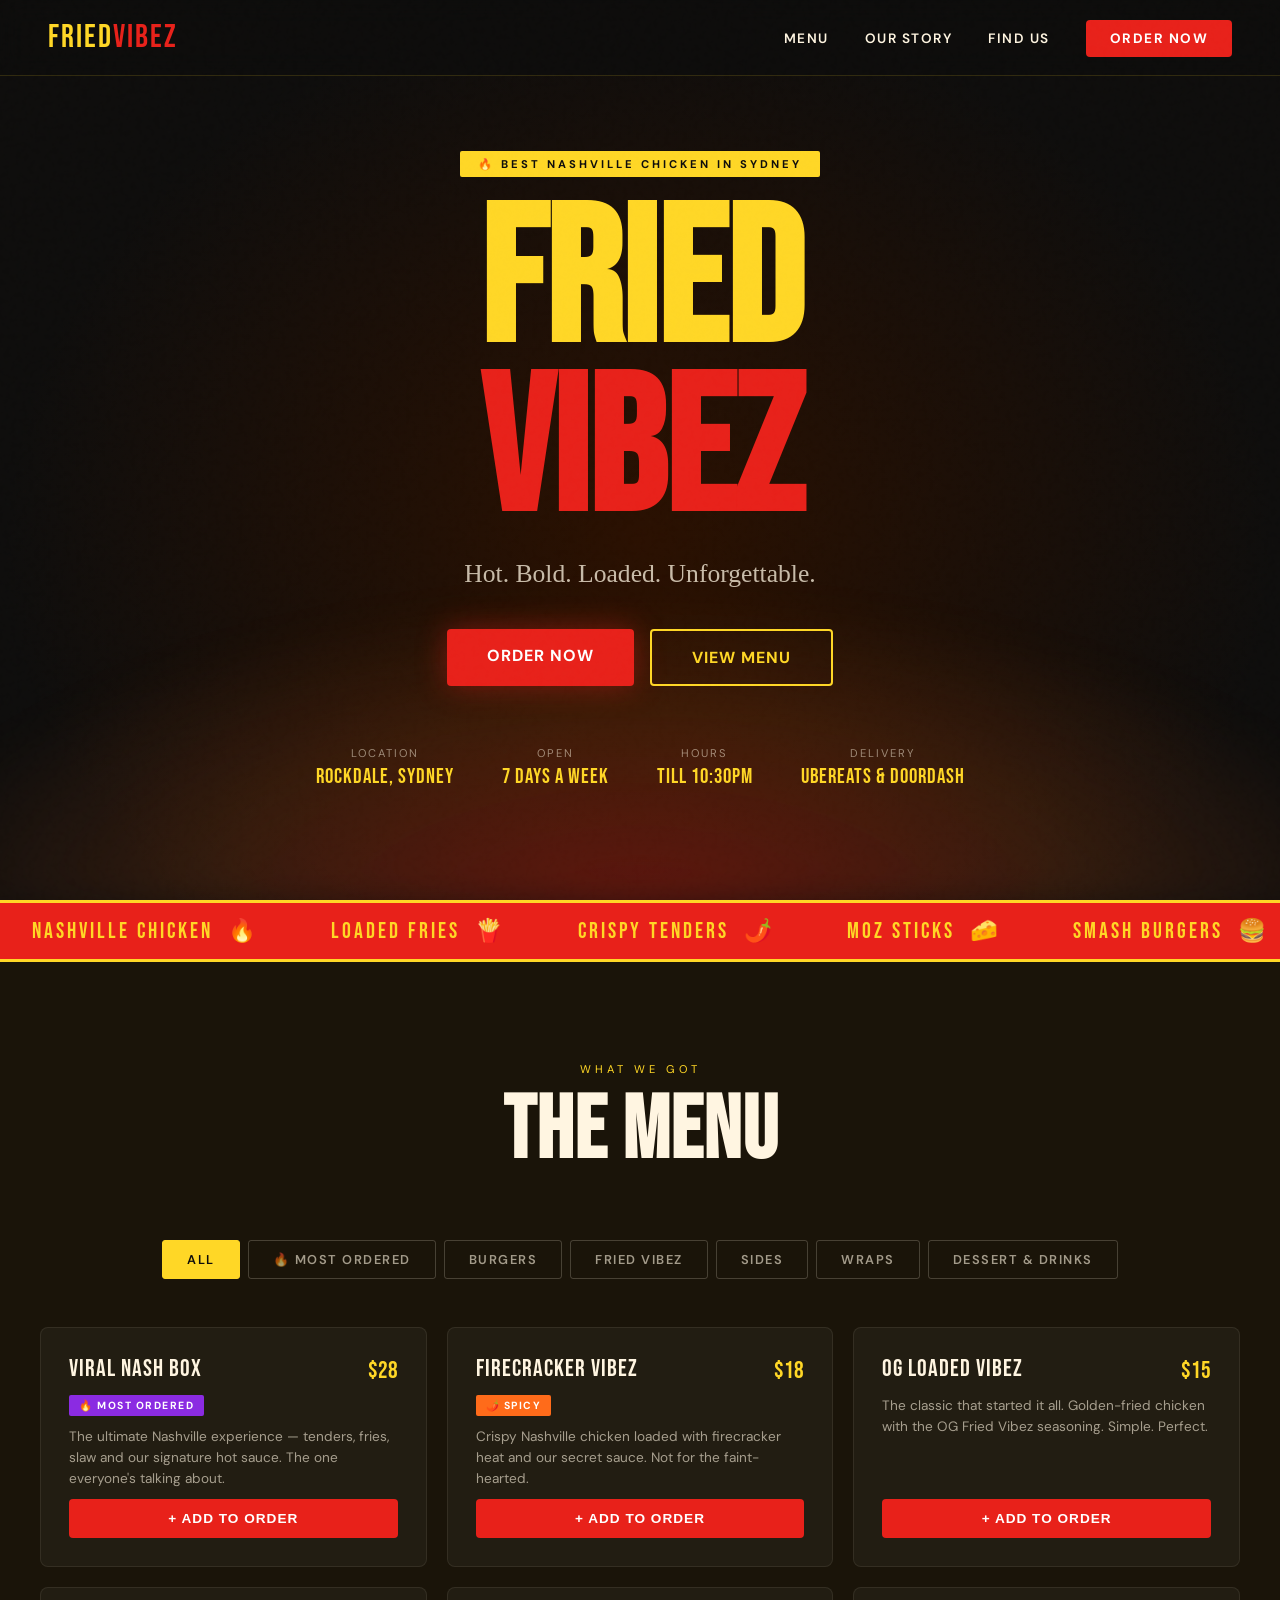
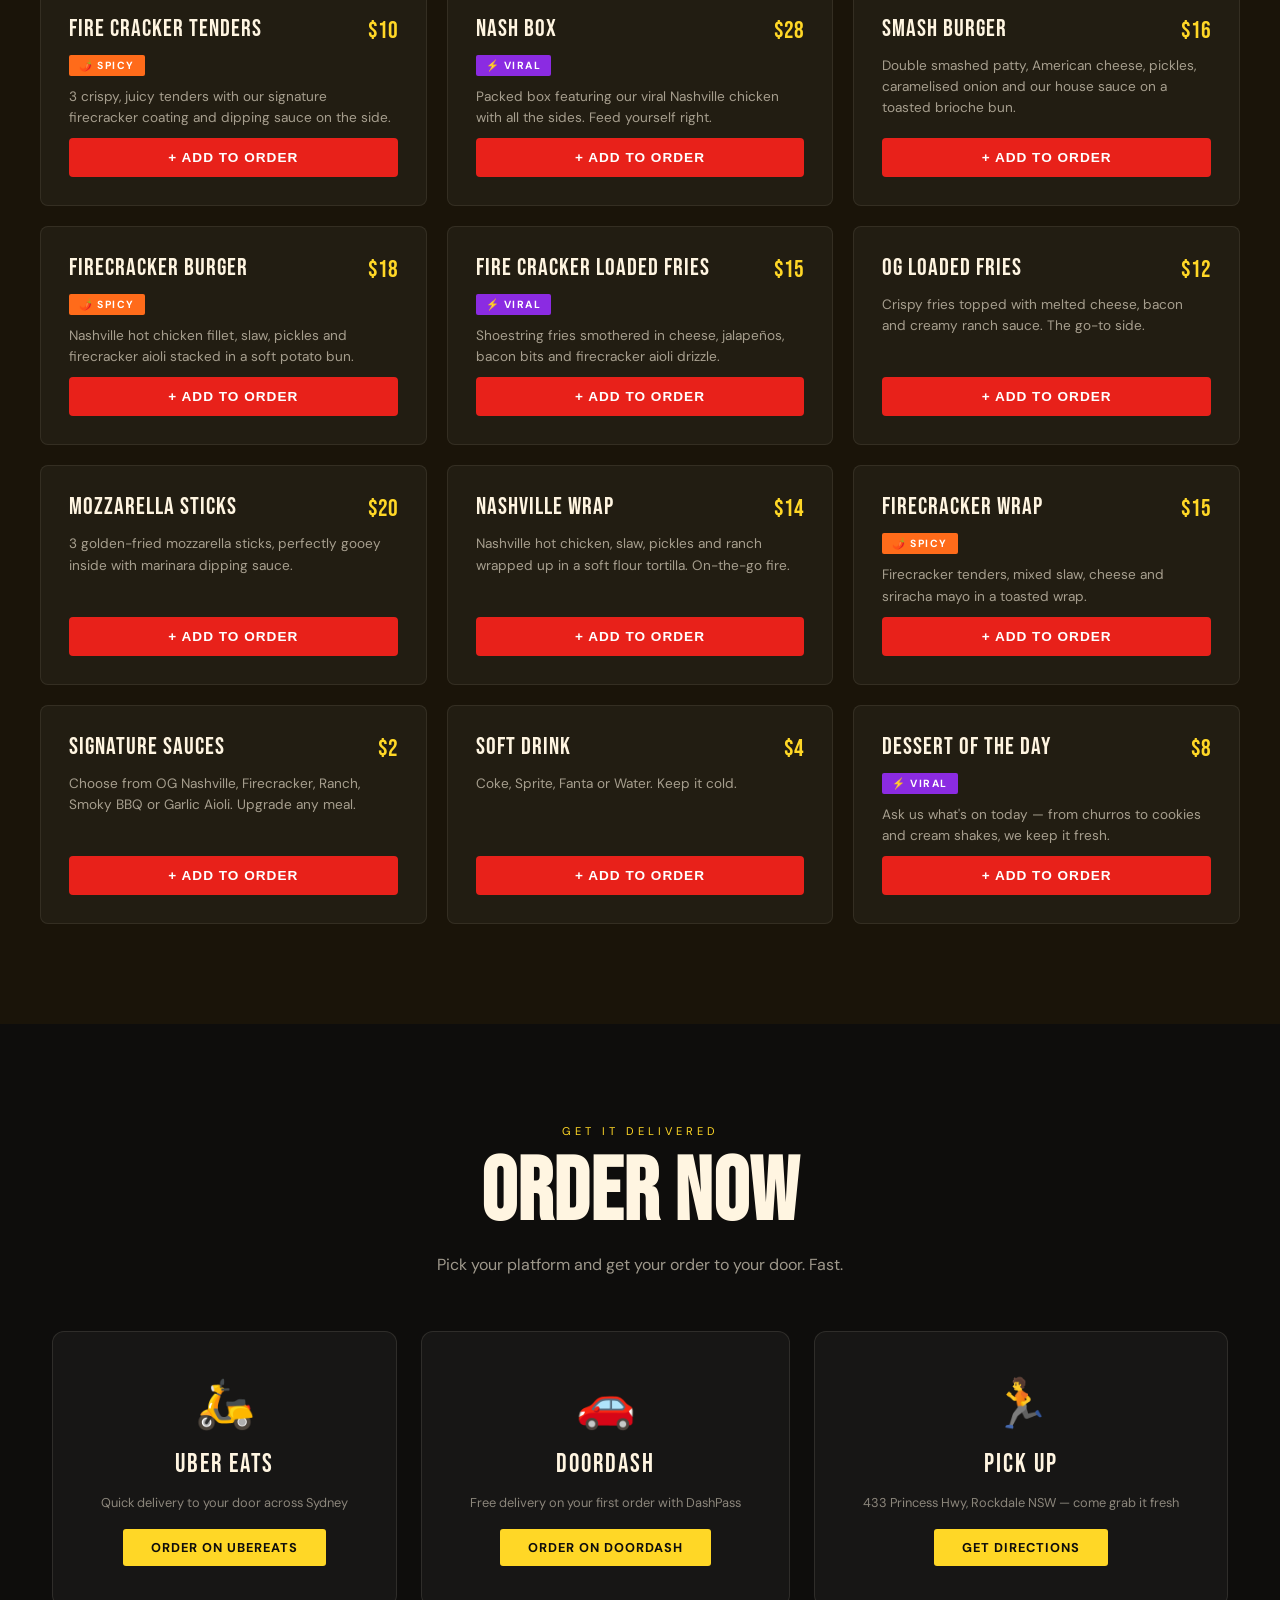
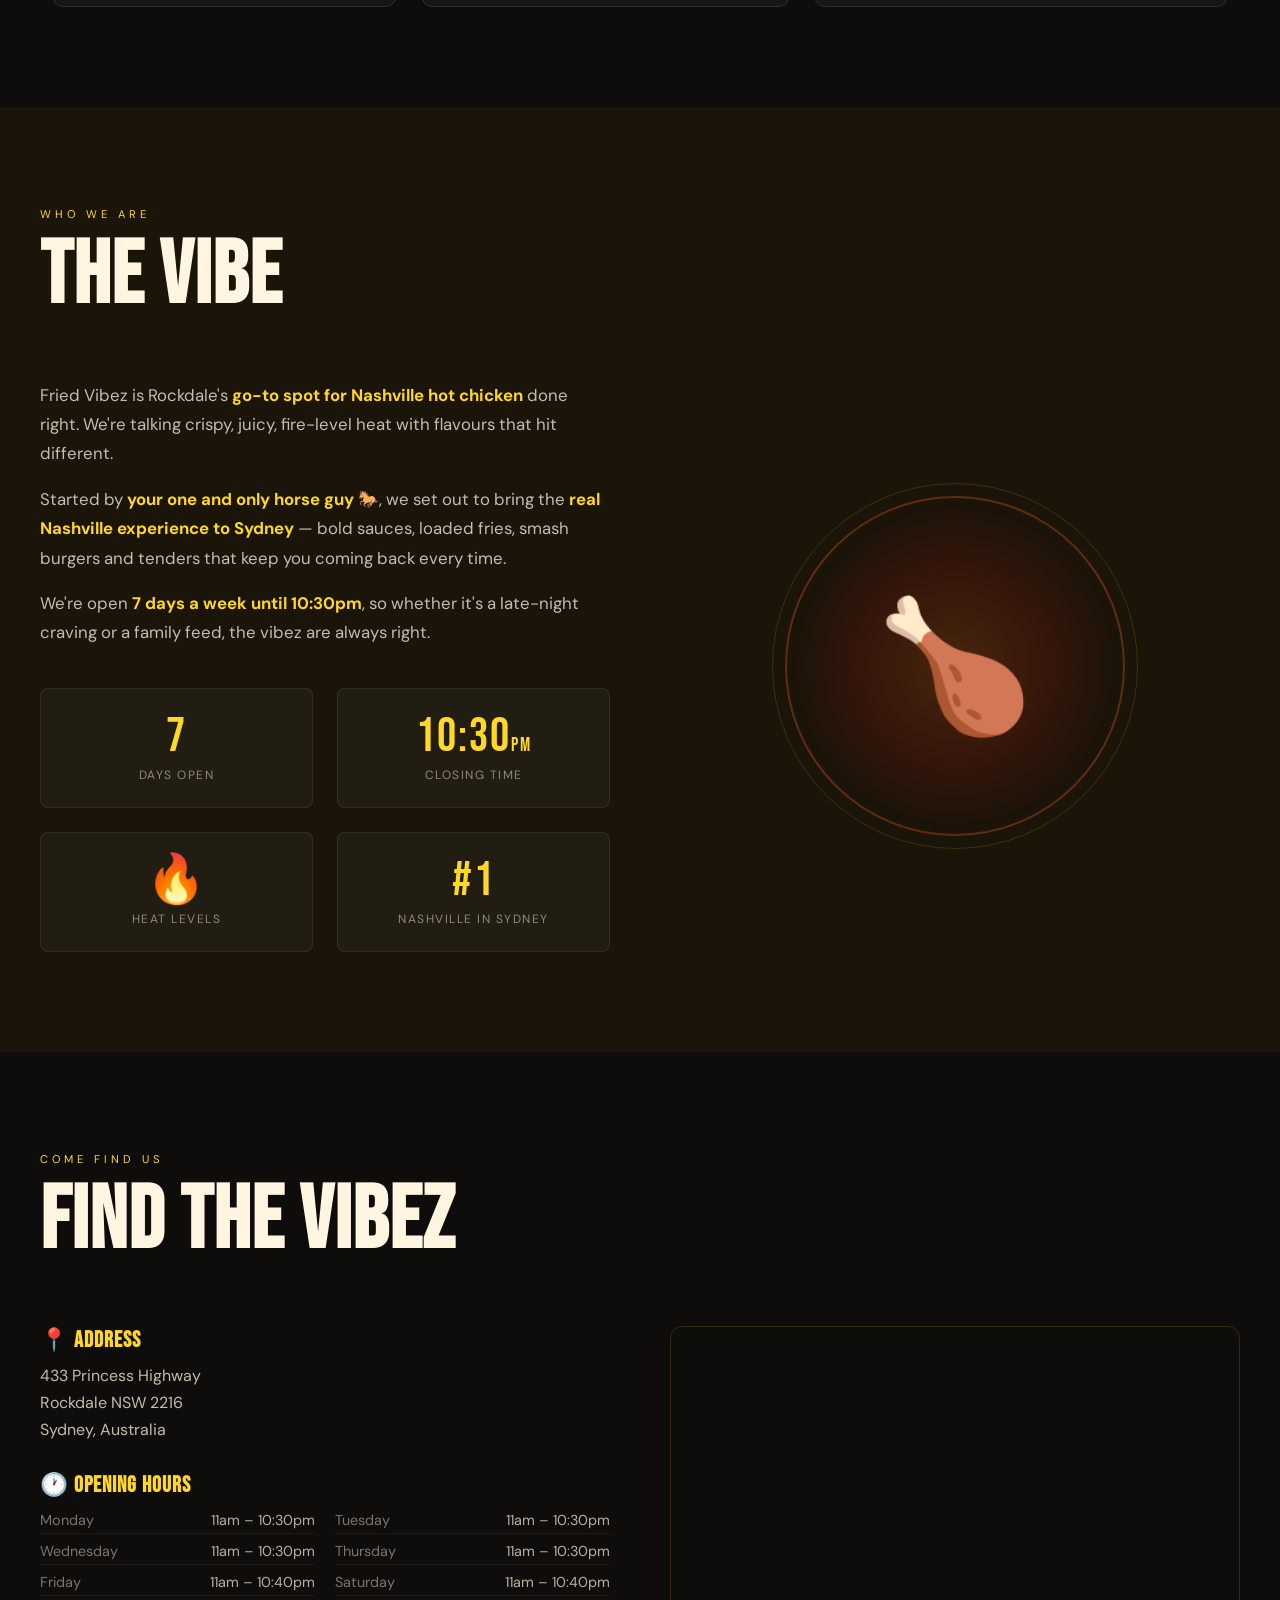
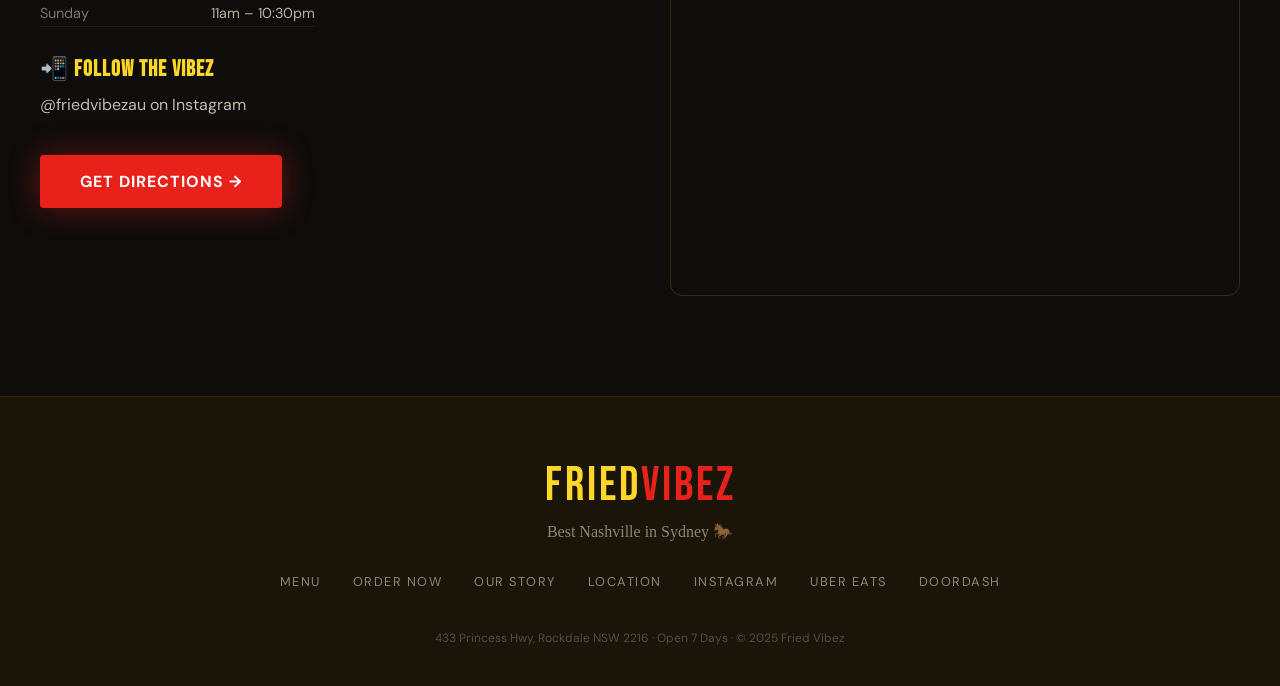
<file: website for fried vibez/index.html>
<!DOCTYPE html>
<html lang="en">
<head>
  <meta charset="UTF-8" />
  <meta name="viewport" content="width=device-width, initial-scale=1.0"/>
  <title>Fried Vibez — Best Nashville in Sydney</title>
  <link rel="preconnect" href="https://fonts.googleapis.com">
  <link href="https://fonts.googleapis.com/css2?family=Bebas+Neue&family=Permanent+Marker&family=DM+Sans:wght@400;500;600&display=swap" rel="stylesheet">
  <link rel="stylesheet" href="style.css">
</head>
<body>

<!-- NAV -->
<nav>
  <a href="#" class="nav-logo">FRIED<span>VIBEZ</span></a>
  <ul class="nav-links">
    <li><a href="#menu">Menu</a></li>
    <li><a href="#vibe">Our Story</a></li>
    <li><a href="#location">Find Us</a></li>
    <li><a href="#order" class="nav-order-btn">Order Now</a></li>
  </ul>
</nav>

<!-- HERO -->
<section id="hero">
  <div class="hero-fire"></div>
  <div class="hero-badge">🔥 Best Nashville Chicken in Sydney</div>
  <h1 class="hero-title">
    <span class="line-yellow">FRIED</span>
    <span class="line-red">VIBEZ</span>
  </h1>
  <p class="hero-sub">Hot. Bold. Loaded. Unforgettable.</p>
  <div class="hero-ctas">
    <a href="#order" class="btn-primary">Order Now</a>
    <a href="#menu" class="btn-secondary">View Menu</a>
  </div>
  <div class="hero-info">
    <div class="hero-info-item">
      <span class="label">Location</span>
      <span class="value">Rockdale, Sydney</span>
    </div>
    <div class="hero-info-item">
      <span class="label">Open</span>
      <span class="value">7 Days a Week</span>
    </div>
    <div class="hero-info-item">
      <span class="label">Hours</span>
      <span class="value">Till 10:30pm</span>
    </div>
    <div class="hero-info-item">
      <span class="label">Delivery</span>
      <span class="value">UberEats & DoorDash</span>
    </div>
  </div>
</section>

<!-- MARQUEE -->
<div class="marquee-wrap">
  <div class="marquee-track">
    <span class="marquee-item">NASHVILLE CHICKEN <span>🔥</span></span>
    <span class="marquee-item">LOADED FRIES <span>🍟</span></span>
    <span class="marquee-item">CRISPY TENDERS <span>🌶️</span></span>
    <span class="marquee-item">MOZ STICKS <span>🧀</span></span>
    <span class="marquee-item">SMASH BURGERS <span>🍔</span></span>
    <span class="marquee-item">VIRAL NASH BOX <span>⚡</span></span>
    <span class="marquee-item">NASHVILLE CHICKEN <span>🔥</span></span>
    <span class="marquee-item">LOADED FRIES <span>🍟</span></span>
    <span class="marquee-item">CRISPY TENDERS <span>🌶️</span></span>
    <span class="marquee-item">MOZ STICKS <span>🧀</span></span>
    <span class="marquee-item">SMASH BURGERS <span>🍔</span></span>
    <span class="marquee-item">VIRAL NASH BOX <span>⚡</span></span>
  </div>
</div>

<!-- MENU -->
<section id="menu">
  <div class="container">
    <div class="menu-header">
      <p class="section-label">What We Got</p>
      <h2 class="section-title">THE MENU</h2>
    </div>
    <div class="menu-tabs">
      <button class="tab-btn active" data-tab="all">All</button>
      <button class="tab-btn" data-tab="viral">🔥 Most Ordered</button>
      <button class="tab-btn" data-tab="burgers">Burgers</button>
      <button class="tab-btn" data-tab="fried">Fried Vibez</button>
      <button class="tab-btn" data-tab="sides">Sides</button>
      <button class="tab-btn" data-tab="wraps">Wraps</button>
      <button class="tab-btn" data-tab="dessert">Dessert & Drinks</button>
    </div>
    <div class="menu-grid" id="menu-grid"></div>
  </div>
</section>

<!-- ORDER -->
<section id="order">
  <div class="container">
    <p class="section-label">Get It Delivered</p>
    <h2 class="section-title">ORDER NOW</h2>
    <p style="color:rgba(255,245,225,0.6);margin-top:16px;font-size:1rem;">Pick your platform and get your order to your door. Fast.</p>
    <div class="order-platforms">
      <a href="https://www.ubereats.com/au/store/fried-vibez-rockdale/wRsNBITFVcWJNZLIgWxk7w" target="_blank" class="platform-card">
        <div class="platform-icon">🛵</div>
        <div class="platform-name">Uber Eats</div>
        <div class="platform-desc">Quick delivery to your door across Sydney</div>
        <div class="platform-btn">Order on UberEats</div>
      </a>
      <a href="https://www.doordash.com/store/fried-vibez-rockdale-42704811/" target="_blank" class="platform-card">
        <div class="platform-icon">🚗</div>
        <div class="platform-name">DoorDash</div>
        <div class="platform-desc">Free delivery on your first order with DashPass</div>
        <div class="platform-btn">Order on DoorDash</div>
      </a>
      <a href="https://www.google.com/maps/place/Fried+Vibez/@-33.950382,151.138556,17z" target="_blank" class="platform-card">
        <div class="platform-icon">🏃</div>
        <div class="platform-name">Pick Up</div>
        <div class="platform-desc">433 Princess Hwy, Rockdale NSW — come grab it fresh</div>
        <div class="platform-btn">Get Directions</div>
      </a>
    </div>
  </div>
</section>

<!-- VIBE / ABOUT -->
<section id="vibe">
  <div class="container">
    <p class="section-label">Who We Are</p>
    <h2 class="section-title">THE VIBE</h2>
    <div class="vibe-grid">
      <div class="vibe-text">
        <p>Fried Vibez is Rockdale's <strong>go-to spot for Nashville hot chicken</strong> done right. We're talking crispy, juicy, fire-level heat with flavours that hit different.</p>
        <p>Started by <strong>your one and only horse guy 🐎</strong>, we set out to bring the <strong>real Nashville experience to Sydney</strong> — bold sauces, loaded fries, smash burgers and tenders that keep you coming back every time.</p>
        <p>We're open <strong>7 days a week until 10:30pm</strong>, so whether it's a late-night craving or a family feed, the vibez are always right.</p>
        <div class="vibe-stats">
          <div class="stat-block">
            <div class="stat-number">7</div>
            <div class="stat-label">Days Open</div>
          </div>
          <div class="stat-block">
            <div class="stat-number">10:30<small style="font-size:1.2rem">pm</small></div>
            <div class="stat-label">Closing Time</div>
          </div>
          <div class="stat-block">
            <div class="stat-number">🔥</div>
            <div class="stat-label">Heat Levels</div>
          </div>
          <div class="stat-block">
            <div class="stat-number">#1</div>
            <div class="stat-label">Nashville in Sydney</div>
          </div>
        </div>
      </div>
      <div class="vibe-visual">
        <div class="fire-circle">
          <div class="fire-emoji">🍗</div>
        </div>
      </div>
    </div>
  </div>
</section>

<!-- LOCATION -->
<section id="location">
  <div class="container">
    <p class="section-label">Come Find Us</p>
    <h2 class="section-title">FIND THE VIBEZ</h2>
    <div class="location-grid">
      <div class="location-info">
        <div class="info-block">
          <h3>📍 Address</h3>
          <p>433 Princess Highway<br>Rockdale NSW 2216<br>Sydney, Australia</p>
        </div>
        <div class="info-block">
          <h3>🕐 Opening Hours</h3>
          <div class="hours-grid">
            <div class="hours-row"><span class="day">Monday</span><span>11am – 10:30pm</span></div>
            <div class="hours-row"><span class="day">Tuesday</span><span>11am – 10:30pm</span></div>
            <div class="hours-row"><span class="day">Wednesday</span><span>11am – 10:30pm</span></div>
            <div class="hours-row"><span class="day">Thursday</span><span>11am – 10:30pm</span></div>
            <div class="hours-row"><span class="day">Friday</span><span>11am – 10:40pm</span></div>
            <div class="hours-row"><span class="day">Saturday</span><span>11am – 10:40pm</span></div>
            <div class="hours-row"><span class="day">Sunday</span><span>11am – 10:30pm</span></div>
          </div>
        </div>
        <div class="info-block">
          <h3>📲 Follow the Vibez</h3>
          <a href="https://www.instagram.com/friedvibezau/" target="_blank">@friedvibezau on Instagram</a>
        </div>
        <a href="https://www.google.com/maps/place/Fried+Vibez/@-33.950382,151.138556,17z" target="_blank" class="btn-primary" style="align-self:flex-start;margin-top:8px;">Get Directions →</a>
      </div>
      <div class="map-box">
        <iframe
          src="https://www.google.com/maps/embed?pb=!1m18!1m12!1m3!1d500!2d151.138556!3d-33.950382!2m3!1f0!2f0!3f0!3m2!1i1024!2i768!4f13.1!3m3!1m2!1s0x6b12bb3b0741f161:0x8029af5d3f9dafec!2sFried+Vibez!5e0!3m2!1sen!2sau!4v1"
          allowfullscreen=""
          loading="lazy"
          referrerpolicy="no-referrer-when-downgrade">
        </iframe>
      </div>
    </div>
  </div>
</section>

<!-- FOOTER -->
<footer>
  <div class="footer-logo">FRIED<span>VIBEZ</span></div>
  <div class="footer-tagline">Best Nashville in Sydney 🐎</div>
  <div class="footer-links">
    <a href="#menu">Menu</a>
    <a href="#order">Order Now</a>
    <a href="#vibe">Our Story</a>
    <a href="#location">Location</a>
    <a href="https://www.instagram.com/friedvibezau/" target="_blank">Instagram</a>
    <a href="https://www.ubereats.com/au/store/fried-vibez-rockdale/wRsNBITFVcWJNZLIgWxk7w" target="_blank">Uber Eats</a>
    <a href="https://www.doordash.com/store/fried-vibez-rockdale-42704811/" target="_blank">DoorDash</a>
  </div>
  <div class="footer-bottom">433 Princess Hwy, Rockdale NSW 2216 · Open 7 Days · © 2025 Fried Vibez</div>
</footer>

<!-- CART TOAST -->
<div id="cart-toast">✓ Added to your order!</div>

<script src="script.js"></script>
</body>
</html>
</file>
<file: website for fried vibez/style.css>
:root {
  --red: #E8211A;
  --yellow: #FFD726;
  --black: #0E0D0C;
  --cream: #FFF5E1;
  --orange: #FF6B1A;
  --dark: #1A1409;
}

*, *::before, *::after { box-sizing: border-box; margin: 0; padding: 0; }

html { scroll-behavior: smooth; }

body {
  background: var(--black);
  color: var(--cream);
  font-family: "DM Sans", sans-serif;
  overflow-x: hidden;
}

body::before {
  content: "";
  position: fixed;
  inset: 0;
  background-image: url("data:image/svg+xml,%3Csvg viewBox='0 0 200 200' xmlns='http://www.w3.org/2000/svg'%3E%3Cfilter id='n'%3E%3CfeTurbulence type='fractalNoise' baseFrequency='0.75' numOctaves='4' stitchTiles='stitch'/%3E%3C/filter%3E%3Crect width='100%25' height='100%25' filter='url(%23n)' opacity='0.04'/%3E%3C/svg%3E");
  pointer-events: none;
  z-index: 9999;
  opacity: 0.4;
}

nav {
  position: fixed;
  top: 0; left: 0; right: 0;
  z-index: 100;
  display: flex;
  align-items: center;
  justify-content: space-between;
  padding: 18px 48px;
  background: rgba(14,13,12,0.85);
  backdrop-filter: blur(12px);
  border-bottom: 1px solid rgba(255,215,38,0.15);
}

.nav-logo {
  font-family: "Bebas Neue", sans-serif;
  font-size: 2rem;
  color: var(--yellow);
  letter-spacing: 2px;
  text-decoration: none;
}
.nav-logo span { color: var(--red); }

.nav-links {
  display: flex;
  gap: 36px;
  list-style: none;
}
.nav-links a {
  color: var(--cream);
  text-decoration: none;
  font-size: 0.85rem;
  font-weight: 600;
  letter-spacing: 1.5px;
  text-transform: uppercase;
  transition: color 0.2s;
}
.nav-links a:hover { color: var(--yellow); }

.nav-order-btn {
  background: var(--red);
  color: #fff !important;
  padding: 10px 24px;
  border-radius: 4px;
  font-weight: 700 !important;
  transition: background 0.2s, transform 0.15s !important;
}
.nav-order-btn:hover {
  background: var(--orange) !important;
  color: #fff !important;
  transform: scale(1.04);
}

#hero {
  min-height: 100vh;
  display: flex;
  flex-direction: column;
  align-items: center;
  justify-content: center;
  text-align: center;
  padding: 120px 24px 80px;
  position: relative;
  overflow: hidden;
  background: radial-gradient(ellipse at 50% 60%, #2a1000 0%, var(--black) 70%);
}

.hero-fire {
  position: absolute;
  bottom: -10px; left: 50%;
  transform: translateX(-50%);
  width: 120%;
  height: 320px;
  background: radial-gradient(ellipse at 50% 100%, rgba(232,33,26,0.35) 0%, rgba(255,107,26,0.15) 40%, transparent 70%);
  filter: blur(20px);
  animation: pulse 3s ease-in-out infinite;
}

@keyframes pulse {
  0%, 100% { opacity: 0.7; transform: translateX(-50%) scaleY(1); }
  50% { opacity: 1; transform: translateX(-50%) scaleY(1.08); }
}

.hero-badge {
  display: inline-block;
  background: var(--yellow);
  color: var(--black);
  font-size: 0.7rem;
  font-weight: 700;
  letter-spacing: 3px;
  text-transform: uppercase;
  padding: 6px 18px;
  border-radius: 2px;
  margin-bottom: 24px;
  animation: fadeDown 0.8s ease both;
}

.hero-title {
  font-family: "Bebas Neue", sans-serif;
  font-size: clamp(5rem, 15vw, 13rem);
  line-height: 0.88;
  letter-spacing: -1px;
  animation: fadeDown 0.9s ease 0.1s both;
}
.hero-title .line-red { color: var(--red); display: block; }
.hero-title .line-yellow { color: var(--yellow); display: block; }

.hero-sub {
  font-family: "Permanent Marker", cursive;
  font-size: clamp(1.1rem, 3vw, 1.6rem);
  color: rgba(255,245,225,0.75);
  margin: 20px 0 40px;
  animation: fadeDown 1s ease 0.25s both;
}

.hero-ctas {
  display: flex;
  gap: 16px;
  flex-wrap: wrap;
  justify-content: center;
  animation: fadeDown 1.1s ease 0.4s both;
}

@keyframes fadeDown {
  from { opacity: 0; transform: translateY(-20px); }
  to { opacity: 1; transform: translateY(0); }
}

.btn-primary {
  background: var(--red);
  color: #fff;
  padding: 16px 40px;
  font-size: 1rem;
  font-weight: 700;
  letter-spacing: 1px;
  text-transform: uppercase;
  border: none;
  border-radius: 4px;
  cursor: pointer;
  text-decoration: none;
  display: inline-block;
  transition: background 0.2s, transform 0.15s, box-shadow 0.2s;
  box-shadow: 0 0 30px rgba(232,33,26,0.4);
}
.btn-primary:hover {
  background: var(--orange);
  transform: translateY(-2px);
  box-shadow: 0 0 50px rgba(232,33,26,0.6);
}

.btn-secondary {
  background: transparent;
  color: var(--yellow);
  padding: 16px 40px;
  font-size: 1rem;
  font-weight: 700;
  letter-spacing: 1px;
  text-transform: uppercase;
  border: 2px solid var(--yellow);
  border-radius: 4px;
  cursor: pointer;
  text-decoration: none;
  display: inline-block;
  transition: background 0.2s, color 0.2s, transform 0.15s;
}
.btn-secondary:hover {
  background: var(--yellow);
  color: var(--black);
  transform: translateY(-2px);
}

.hero-info {
  margin-top: 60px;
  display: flex;
  gap: 48px;
  justify-content: center;
  flex-wrap: wrap;
  animation: fadeDown 1.2s ease 0.55s both;
}
.hero-info-item {
  display: flex;
  flex-direction: column;
  align-items: center;
  gap: 4px;
}
.hero-info-item .label {
  font-size: 0.7rem;
  letter-spacing: 2px;
  text-transform: uppercase;
  color: rgba(255,245,225,0.5);
}
.hero-info-item .value {
  font-family: "Bebas Neue", sans-serif;
  font-size: 1.3rem;
  color: var(--yellow);
  letter-spacing: 1px;
}

.marquee-wrap {
  background: var(--red);
  padding: 14px 0;
  overflow: hidden;
  border-top: 3px solid var(--yellow);
  border-bottom: 3px solid var(--yellow);
}
.marquee-track {
  display: flex;
  white-space: nowrap;
  animation: marquee 18s linear infinite;
  gap: 0;
}
.marquee-item {
  font-family: "Bebas Neue", sans-serif;
  font-size: 1.4rem;
  letter-spacing: 3px;
  padding: 0 32px;
  color: var(--yellow);
}
.marquee-item span { color: #fff; margin: 0 8px; }
@keyframes marquee {
  from { transform: translateX(0); }
  to { transform: translateX(-50%); }
}

section { padding: 100px 24px; }
.section-label {
  font-size: 0.7rem;
  letter-spacing: 4px;
  text-transform: uppercase;
  color: var(--yellow);
  margin-bottom: 12px;
}
.section-title {
  font-family: "Bebas Neue", sans-serif;
  font-size: clamp(2.8rem, 7vw, 5.5rem);
  line-height: 1;
  letter-spacing: 1px;
}
.container { max-width: 1200px; margin: 0 auto; }

#menu { background: var(--dark); }

.menu-header {
  text-align: center;
  margin-bottom: 64px;
}

.menu-tabs {
  display: flex;
  justify-content: center;
  gap: 8px;
  flex-wrap: wrap;
  margin-bottom: 48px;
}
.tab-btn {
  background: transparent;
  border: 1.5px solid rgba(255,245,225,0.2);
  color: rgba(255,245,225,0.6);
  padding: 10px 24px;
  font-family: "DM Sans", sans-serif;
  font-size: 0.8rem;
  font-weight: 600;
  letter-spacing: 1.5px;
  text-transform: uppercase;
  border-radius: 3px;
  cursor: pointer;
  transition: all 0.2s;
}
.tab-btn:hover, .tab-btn.active {
  background: var(--yellow);
  border-color: var(--yellow);
  color: var(--black);
}

.menu-grid {
  display: grid;
  grid-template-columns: repeat(auto-fill, minmax(300px, 1fr));
  gap: 20px;
}

.menu-card {
  background: rgba(255,255,255,0.04);
  border: 1px solid rgba(255,245,225,0.08);
  border-radius: 8px;
  padding: 28px;
  display: flex;
  flex-direction: column;
  gap: 10px;
  transition: border-color 0.25s, transform 0.25s, background 0.25s;
  cursor: pointer;
}
.menu-card:hover {
  border-color: var(--yellow);
  background: rgba(255,215,38,0.05);
  transform: translateY(-4px);
}

.menu-card-top {
  display: flex;
  justify-content: space-between;
  align-items: flex-start;
  gap: 12px;
}
.menu-card-name {
  font-family: "Bebas Neue", sans-serif;
  font-size: 1.5rem;
  letter-spacing: 1px;
  line-height: 1.1;
}
.menu-card-price {
  font-family: "Bebas Neue", sans-serif;
  font-size: 1.5rem;
  color: var(--yellow);
  white-space: nowrap;
}
.menu-card-desc {
  font-size: 0.85rem;
  line-height: 1.55;
  color: rgba(255,245,225,0.6);
}
.menu-card-tag {
  display: inline-block;
  background: var(--red);
  color: #fff;
  font-size: 0.65rem;
  font-weight: 700;
  letter-spacing: 1.5px;
  text-transform: uppercase;
  padding: 4px 10px;
  border-radius: 2px;
  align-self: flex-start;
}
.menu-card-tag.tag-hot { background: var(--orange); }
.menu-card-tag.tag-viral { background: #8B2BE2; }

.add-btn {
  margin-top: auto;
  background: var(--red);
  color: #fff;
  border: none;
  padding: 12px;
  border-radius: 4px;
  font-size: 0.85rem;
  font-weight: 700;
  letter-spacing: 1px;
  text-transform: uppercase;
  cursor: pointer;
  transition: background 0.2s, transform 0.15s;
}
.add-btn:hover { background: var(--orange); transform: scale(1.02); }

.menu-hidden { display: none !important; }

#order {
  background: var(--black);
  text-align: center;
}
.order-platforms {
  display: flex;
  justify-content: center;
  gap: 24px;
  flex-wrap: wrap;
  margin-top: 56px;
}
.platform-card {
  background: rgba(255,255,255,0.04);
  border: 1.5px solid rgba(255,245,225,0.1);
  border-radius: 12px;
  padding: 40px 48px;
  display: flex;
  flex-direction: column;
  align-items: center;
  gap: 14px;
  text-decoration: none;
  color: var(--cream);
  transition: border-color 0.25s, transform 0.25s, background 0.25s;
  min-width: 220px;
}
.platform-card:hover {
  border-color: var(--yellow);
  background: rgba(255,215,38,0.05);
  transform: translateY(-6px);
}
.platform-icon {
  font-size: 3rem;
}
.platform-name {
  font-family: "Bebas Neue", sans-serif;
  font-size: 1.6rem;
  letter-spacing: 2px;
}
.platform-desc {
  font-size: 0.8rem;
  color: rgba(255,245,225,0.5);
  text-align: center;
}
.platform-btn {
  background: var(--yellow);
  color: var(--black);
  border: none;
  padding: 10px 28px;
  font-size: 0.8rem;
  font-weight: 700;
  letter-spacing: 1px;
  text-transform: uppercase;
  border-radius: 3px;
  cursor: pointer;
  margin-top: 4px;
}

#vibe {
  background: var(--dark);
}
.vibe-grid {
  display: grid;
  grid-template-columns: 1fr 1fr;
  gap: 60px;
  align-items: center;
  margin-top: 60px;
}
.vibe-text p {
  font-size: 1.05rem;
  line-height: 1.75;
  color: rgba(255,245,225,0.75);
  margin-bottom: 16px;
}
.vibe-text strong { color: var(--yellow); }
.vibe-stats {
  display: grid;
  grid-template-columns: 1fr 1fr;
  gap: 24px;
  margin-top: 40px;
}
.stat-block {
  background: rgba(255,255,255,0.04);
  border: 1px solid rgba(255,245,225,0.08);
  border-radius: 8px;
  padding: 24px;
  text-align: center;
}
.stat-number {
  font-family: "Bebas Neue", sans-serif;
  font-size: 3rem;
  color: var(--yellow);
  letter-spacing: 2px;
  line-height: 1;
}
.stat-label {
  font-size: 0.75rem;
  color: rgba(255,245,225,0.5);
  letter-spacing: 1.5px;
  text-transform: uppercase;
  margin-top: 6px;
}
.vibe-visual {
  position: relative;
  display: flex;
  align-items: center;
  justify-content: center;
}
.fire-circle {
  width: 340px;
  height: 340px;
  border-radius: 50%;
  background: radial-gradient(circle, #ff6b1a33 0%, #e8211a22 40%, transparent 70%);
  border: 2px solid rgba(255,107,26,0.3);
  display: flex;
  align-items: center;
  justify-content: center;
  animation: fireGlow 3s ease-in-out infinite;
  position: relative;
}
.fire-circle::after {
  content: "";
  position: absolute;
  inset: -15px;
  border-radius: 50%;
  border: 1px solid rgba(255,215,38,0.15);
}
@keyframes fireGlow {
  0%,100% { box-shadow: 0 0 40px rgba(232,33,26,0.3); }
  50% { box-shadow: 0 0 80px rgba(232,33,26,0.5), 0 0 120px rgba(255,107,26,0.2); }
}
.fire-emoji {
  font-size: 8rem;
  animation: fireWiggle 2s ease-in-out infinite;
  user-select: none;
}
@keyframes fireWiggle {
  0%,100% { transform: rotate(-3deg) scale(1); }
  50% { transform: rotate(3deg) scale(1.05); }
}

#location {
  background: var(--black);
}
.location-grid {
  display: grid;
  grid-template-columns: 1fr 1fr;
  gap: 60px;
  align-items: start;
  margin-top: 60px;
}
.location-info { display: flex; flex-direction: column; gap: 28px; }
.info-block {}
.info-block h3 {
  font-family: "Bebas Neue", sans-serif;
  font-size: 1.4rem;
  color: var(--yellow);
  letter-spacing: 1px;
  margin-bottom: 8px;
}
.info-block p, .info-block a {
  font-size: 1rem;
  color: rgba(255,245,225,0.75);
  line-height: 1.7;
  text-decoration: none;
}
.info-block a:hover { color: var(--yellow); }
.hours-grid {
  display: grid;
  grid-template-columns: 1fr 1fr;
  gap: 4px 20px;
}
.hours-row {
  display: flex;
  justify-content: space-between;
  font-size: 0.9rem;
  color: rgba(255,245,225,0.7);
  padding: 4px 0;
  border-bottom: 1px solid rgba(255,245,225,0.06);
}
.hours-row .day { color: rgba(255,245,225,0.45); }
.map-box {
  border-radius: 12px;
  overflow: hidden;
  border: 1.5px solid rgba(255,215,38,0.15);
  aspect-ratio: 1;
}
.map-box iframe {
  width: 100%;
  height: 100%;
  border: none;
  filter: invert(0.85) hue-rotate(180deg);
}

footer {
  background: var(--dark);
  border-top: 1px solid rgba(255,245,225,0.08);
  padding: 60px 24px 40px;
  text-align: center;
}
.footer-logo {
  font-family: "Bebas Neue", sans-serif;
  font-size: 3rem;
  color: var(--yellow);
  letter-spacing: 3px;
  margin-bottom: 8px;
}
.footer-logo span { color: var(--red); }
.footer-tagline {
  font-family: "Permanent Marker", cursive;
  color: rgba(255,245,225,0.5);
  font-size: 1rem;
  margin-bottom: 32px;
}
.footer-links {
  display: flex;
  justify-content: center;
  gap: 32px;
  flex-wrap: wrap;
  margin-bottom: 40px;
}
.footer-links a {
  color: rgba(255,245,225,0.5);
  text-decoration: none;
  font-size: 0.8rem;
  letter-spacing: 1.5px;
  text-transform: uppercase;
  transition: color 0.2s;
}
.footer-links a:hover { color: var(--yellow); }
.footer-bottom {
  font-size: 0.75rem;
  color: rgba(255,245,225,0.25);
}

#cart-toast {
  position: fixed;
  bottom: 32px; right: 32px;
  background: var(--yellow);
  color: var(--black);
  padding: 16px 28px;
  border-radius: 8px;
  font-weight: 700;
  font-size: 0.9rem;
  z-index: 200;
  opacity: 0;
  transform: translateY(20px);
  transition: opacity 0.3s, transform 0.3s;
  pointer-events: none;
  box-shadow: 0 8px 32px rgba(0,0,0,0.4);
}
#cart-toast.show {
  opacity: 1;
  transform: translateY(0);
}

@media (max-width: 768px) {
  nav { padding: 16px 20px; }
  .nav-links { display: none; }
  .vibe-grid, .location-grid { grid-template-columns: 1fr; }
  .vibe-visual { order: -1; }
  .fire-circle { width: 220px; height: 220px; }
  .fire-emoji { font-size: 5rem; }
  .hours-grid { grid-template-columns: 1fr; }
  .map-box { aspect-ratio: 4/3; }
}
</file>
